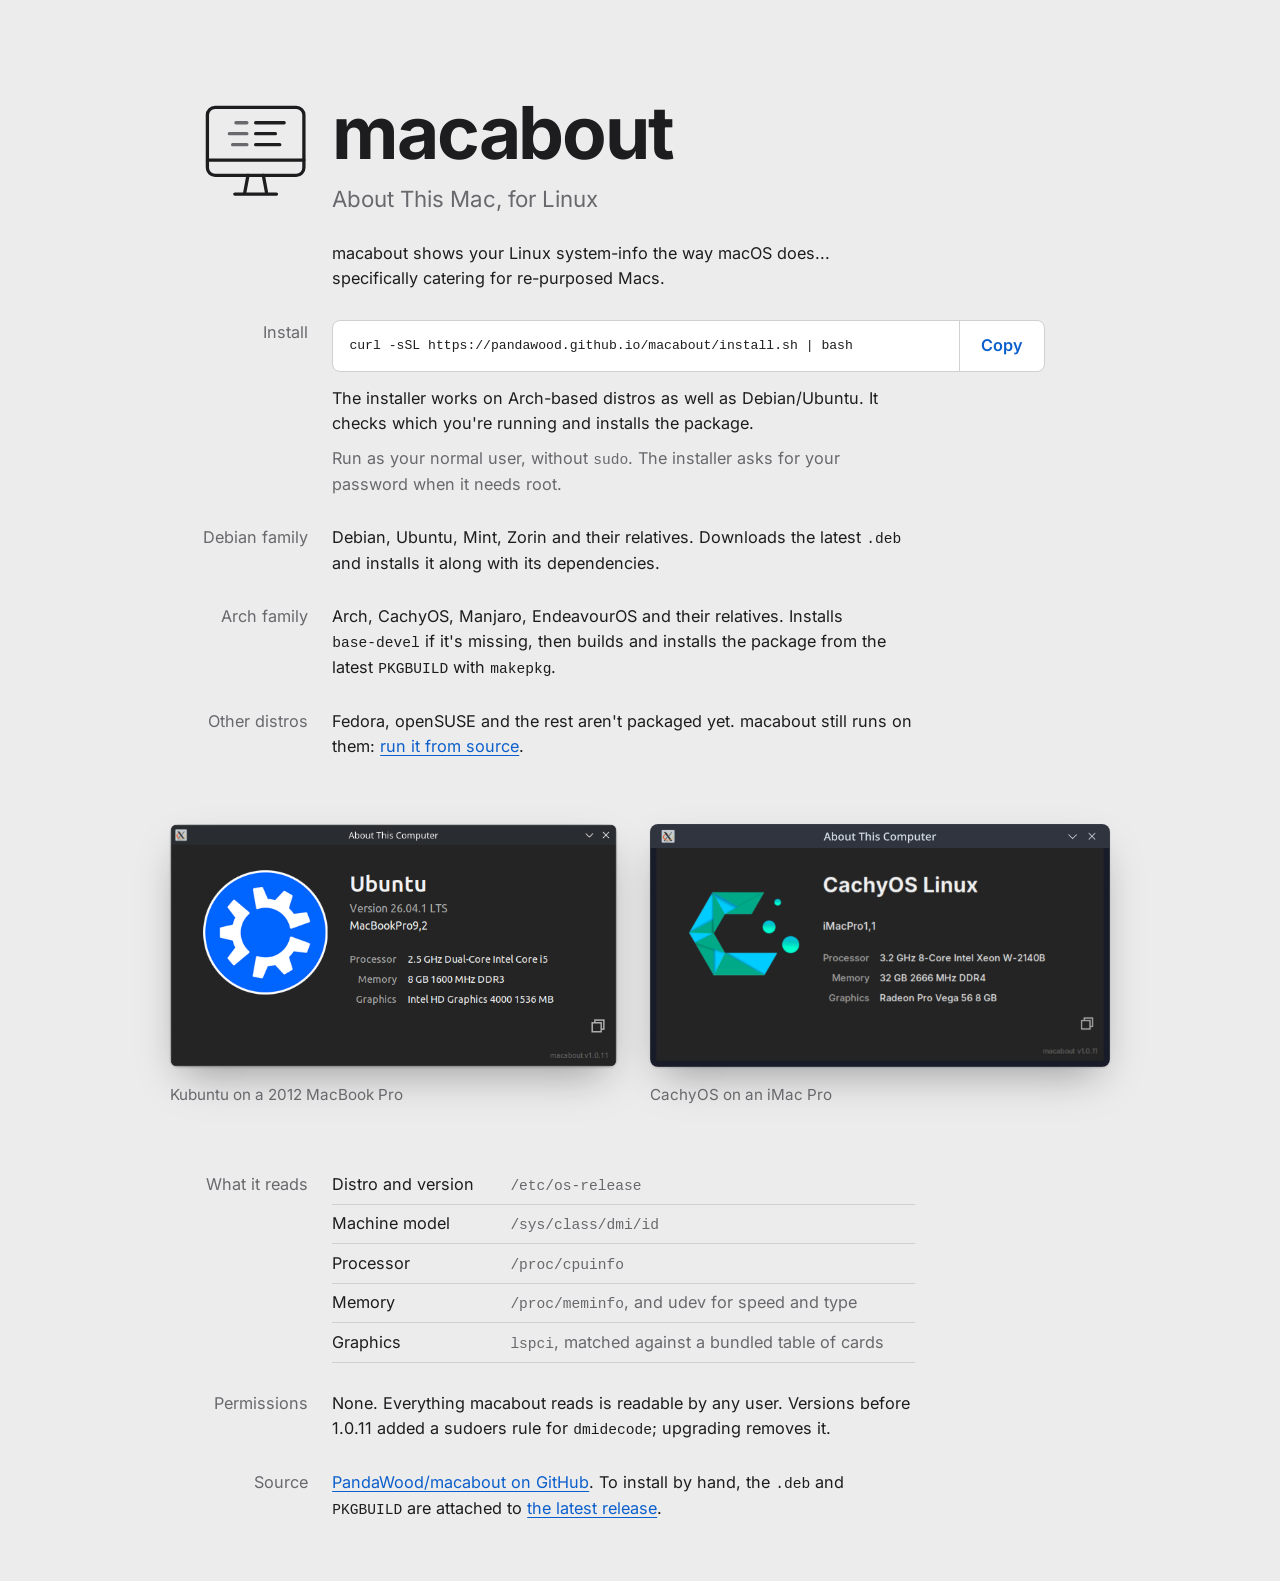
<file: index.html>
<!DOCTYPE html>
<html lang="en">
<head>
    <meta charset="UTF-8">
    <meta name="viewport" content="width=device-width, initial-scale=1.0">
    <title>macabout: About This Mac, for Linux</title>
    <meta name="description" content="macabout shows your Linux machine's hardware the way macOS does in About This Mac. One-line install for Debian-based and Arch-based distros.">
    <meta name="color-scheme" content="light dark">
    <link rel="icon" href="data:image/svg+xml,%3Csvg xmlns='http://www.w3.org/2000/svg' viewBox='-4 -8 104 104' fill='none' stroke='%23888' stroke-width='7' stroke-linecap='round' stroke-linejoin='round'%3E%3Crect x='4' y='4' width='88' height='62' rx='7'/%3E%3Cpath d='M4 52h88M41 66l-3 16M55 66l3 16M29 83h38'/%3E%3C/svg%3E">
    <link rel="stylesheet" href="style.css">
</head>
<body>
<main>
    <header class="intro">
        <svg class="logo" viewBox="0 0 96 88" aria-hidden="true" fill="none" stroke-linecap="round" stroke-linejoin="round">
            <g stroke="currentColor" stroke-width="3">
                <rect x="4" y="4" width="88" height="62" rx="7"/>
                <path d="M4 52h88"/>
                <path d="M41 66l-3 16M55 66l3 16M29 83h38"/>
            </g>
            <g class="logo-rows" stroke-width="3">
                <path d="M30 18h10M24 28h16M27 38h13"/>
                <path d="M48 18h26M48 28h18M48 38h22" stroke="currentColor"/>
            </g>
        </svg>
        <h1>macabout</h1>
        <p class="version">About This Mac, for Linux</p>
        <p class="lede">macabout shows your Linux system-info the way macOS does... specifically catering for re-purposed Macs.</p>
    </header>

    <dl class="specs">
        <dt>Install</dt>
        <dd class="wide">
            <div class="command">
                <pre><code id="install-command">curl -sSL https://pandawood.github.io/macabout/install.sh | bash</code></pre>
                <button type="button" id="copy-command">Copy</button>
            </div>
            <p>The installer works on Arch-based distros as well as Debian/Ubuntu. It checks which you're running and installs the package.</p>
            <p class="note">Run as your normal user, without <code>sudo</code>. The installer asks for your password when it needs root.</p>
        </dd>

        <dt>Debian family</dt>
        <dd>Debian, Ubuntu, Mint, Zorin and their relatives. Downloads the latest <code>.deb</code> and installs it along with its dependencies.</dd>

        <dt>Arch family</dt>
        <dd>Arch, CachyOS, Manjaro, EndeavourOS and their relatives. Installs <code>base-devel</code> if it's missing, then builds and installs the package from the latest <code>PKGBUILD</code> with <code>makepkg</code>.</dd>

        <dt>Other distros</dt>
        <dd>Fedora, openSUSE and the rest aren't packaged yet. macabout still runs on them: <a href="https://github.com/PandaWood/macabout#running-from-source-devs-or-deviants">run it from source</a>.</dd>
    </dl>

    <div class="windows">
        <figure class="kubuntu">
            <img src="img/macabout-kubuntu-dark.png" width="647" height="352" alt="macabout window on Kubuntu 26.04: MacBookPro9,2, 2.5 GHz Dual-Core Intel Core i5, 8 GB 1600 MHz DDR3, Intel HD Graphics 4000.">
            <figcaption>Kubuntu on a 2012 MacBook Pro</figcaption>
        </figure>
        <figure class="cachy">
            <img src="img/macabout-cachyos-dark.png" width="1426" height="754" alt="macabout window on CachyOS: iMacPro1,1, 3.2 GHz 8-Core Intel Xeon W-2140B, 32 GB 2666 MHz DDR4, Radeon Pro Vega 56 8 GB.">
            <figcaption>CachyOS on an iMac Pro</figcaption>
        </figure>
    </div>

    <dl class="specs">
        <dt>What it reads</dt>
        <dd>
            <table class="reads">
                <tr><th scope="row">Distro and version</th><td><code>/etc/os-release</code></td></tr>
                <tr><th scope="row">Machine model</th><td><code>/sys/class/dmi/id</code></td></tr>
                <tr><th scope="row">Processor</th><td><code>/proc/cpuinfo</code></td></tr>
                <tr><th scope="row">Memory</th><td><code>/proc/meminfo</code>, and udev for speed and type</td></tr>
                <tr><th scope="row">Graphics</th><td><code>lspci</code>, matched against a bundled table of cards</td></tr>
            </table>
        </dd>

        <dt>Permissions</dt>
        <dd>None. Everything macabout reads is readable by any user. Versions before 1.0.11 added a sudoers rule for <code>dmidecode</code>; upgrading removes it.</dd>

        <dt>Source</dt>
        <dd><a href="https://github.com/PandaWood/macabout">PandaWood/macabout on GitHub</a>. To install by hand, the <code>.deb</code> and <code>PKGBUILD</code> are attached to <a href="https://github.com/PandaWood/macabout/releases/latest">the latest release</a>.</dd>
    </dl>
</main>

<script>
    (function () {
        var button = document.getElementById('copy-command');
        var command = document.getElementById('install-command');
        if (!navigator.clipboard) {
            button.hidden = true;
            return;
        }
        button.addEventListener('click', function () {
            navigator.clipboard.writeText(command.textContent).then(function () {
                button.textContent = 'Copied';
                setTimeout(function () { button.textContent = 'Copy'; }, 2000);
            });
        });
    })();
</script>
</body>
</html>
</file>
<file: style.css>
/* The page borrows the layout of the window it describes: the window's
   own grey as the background, the Mac's typeface, and grey
   right-aligned labels beside their values. */
:root {
    --window: #ececec;
    --well: #ffffff;
    --ink: #1d1d1f;
    --label: #68686d;
    --rule: #d0d0d0;
    --link: #0b5fcc;
    --shadow: 0 1px 2px rgba(0, 0, 0, 0.12), 0 18px 40px -12px rgba(0, 0, 0, 0.35);
    --label-col: 8.5rem;
    --gap: 1.5rem;
}
@media (prefers-color-scheme: dark) {
    :root {
        --window: #222222;
        --well: #141414;
        --ink: #f2f2f2;
        --label: #9c9ca1;
        --rule: #3a3a3a;
        --link: #74b3ff;
        --shadow: 0 0 0 1px rgba(255, 255, 255, 0.08), 0 18px 40px -12px rgba(0, 0, 0, 0.8);
    }
}

/* Macs get their own San Francisco; everyone else gets Inter, the closest
   freely licensed match (SIL Open Font License), served from this folder. */
@font-face {
    font-family: 'Inter';
    font-style: normal;
    font-weight: 400 700;
    font-display: swap;
    src: url(inter-latin.woff2) format('woff2');
}

*, *::before, *::after { box-sizing: border-box; }

/* Sizes are all in rem, so growing the root size scales the whole
   layout on wide screens while line lengths stay the same. */
html {
    -webkit-text-size-adjust: 100%;
    font-size: clamp(1rem, 0.8125rem + 0.25vw, 1.1875rem);
}

body {
    margin: 0;
    padding: clamp(2.5rem, 8vw, 6rem) 1.25rem 4rem;
    background: var(--window);
    color: var(--ink);
    font-family: -apple-system, BlinkMacSystemFont, 'Inter', system-ui, sans-serif;
    font-size: 1rem;
    line-height: 1.55;
}

main {
    max-width: 58rem;
    margin: 0 auto;
}

a {
    color: var(--link);
    text-decoration: underline;
    text-decoration-thickness: 1px;
    text-underline-offset: 0.18em;
}
a:hover { text-decoration-thickness: 2px; }

:focus-visible {
    outline: 2px solid var(--link);
    outline-offset: 3px;
    border-radius: 3px;
}

code, pre {
    font-family: ui-monospace, 'SF Mono', 'Cascadia Mono', 'Ubuntu Mono', Menlo, Consolas, monospace;
    font-size: 0.9em;
}

code { white-space: nowrap; }

/* Everything hangs off one vertical line, the way the window sets its
   values against its labels. */
.intro,
.specs {
    display: grid;
    grid-template-columns: var(--label-col) minmax(0, 1fr);
    column-gap: var(--gap);
}

.intro > * {
    grid-column: 2;
    max-width: 36rem;
}

/* Sits where the window puts the distro icon: left of the title. */
.intro .logo {
    grid-column: 1;
    grid-row: 1 / span 3;
    justify-self: end;
    width: 6.5rem;
    margin-top: 0.35rem;
}
.logo-rows { stroke: var(--label); }

h1 {
    margin: 0;
    font-size: clamp(2.75rem, 9vw, 4.5rem);
    font-weight: 700;
    line-height: 1;
    letter-spacing: -0.03em;
}

.version {
    margin: 0.75rem 0 0;
    font-size: 1.375rem;
    color: var(--label);
}

.lede {
    margin: 1.5rem 0 0;
}

.specs {
    margin: 1.75rem 0 0;
    row-gap: 1.75rem;
}

.specs dt {
    color: var(--label);
    text-align: right;
}

.specs dd {
    margin: 0;
    max-width: 36rem;
}

.specs dd p { margin: 0; }
.specs dd p + p { margin-top: 0.6rem; }

.specs .wide { max-width: none; }
.specs .wide p { max-width: 36rem; }

.note { color: var(--label); }

.command {
    display: flex;
    align-items: stretch;
    max-width: 44rem;
    margin-bottom: 0.9rem;
    background: var(--well);
    border: 1px solid var(--rule);
    border-radius: 8px;
}

.command pre {
    flex: 1;
    min-width: 0;
    margin: 0;
    padding: 0.85rem 1rem;
    overflow-x: auto;
    white-space: pre;
}

.command button {
    flex: none;
    min-width: 5.25rem;
    padding: 0 1rem;
    border: 0;
    border-left: 1px solid var(--rule);
    border-radius: 0 7px 7px 0;
    background: transparent;
    color: var(--link);
    font: inherit;
    font-weight: 600;
    cursor: pointer;
}
.command button:hover { background: color-mix(in srgb, var(--link) 10%, transparent); }

.windows {
    display: flex;
    align-items: flex-start;
    gap: 2rem;
    margin: 4rem 0;
}

/* Grow in proportion to each screenshot's aspect ratio so the two
   windows come out the same height. */
.windows figure { margin: 0; min-width: 0; }
.windows .kubuntu { flex: 1.838 1 0; }
.windows .cachy { flex: 1.891 1 0; }

.windows img {
    display: block;
    width: 100%;
    height: auto;
    border-radius: 8px;
    box-shadow: var(--shadow);
}

.windows figcaption {
    margin-top: 1rem;
    font-size: 0.9375rem;
    color: var(--label);
}

.reads {
    width: 100%;
    border-collapse: collapse;
}

.reads th,
.reads td {
    padding: 0.4rem 0;
    border-bottom: 1px solid var(--rule);
    text-align: left;
    vertical-align: baseline;
    font-weight: 400;
}

.reads tr:first-child th,
.reads tr:first-child td { padding-top: 0; }

.reads th {
    width: 11rem;
    padding-right: 1rem;
}

.reads td { color: var(--label); }

@media (max-width: 44rem) {
    .intro,
    .specs { display: block; }

    .intro .logo {
        display: block;
        width: 4rem;
        margin: 0 0 1.25rem;
    }

    .specs dt {
        margin-top: 1.75rem;
        margin-bottom: 0.35rem;
        text-align: left;
    }

    .command pre {
        white-space: pre-wrap;
        overflow-wrap: anywhere;
    }
    .command code { white-space: inherit; }

    .windows {
        flex-direction: column;
        gap: 2.5rem;
        margin: 3rem 0;
    }
    .windows figure { flex: none; width: 100%; }

    .reads th { width: 8.5rem; }
}
</file>
